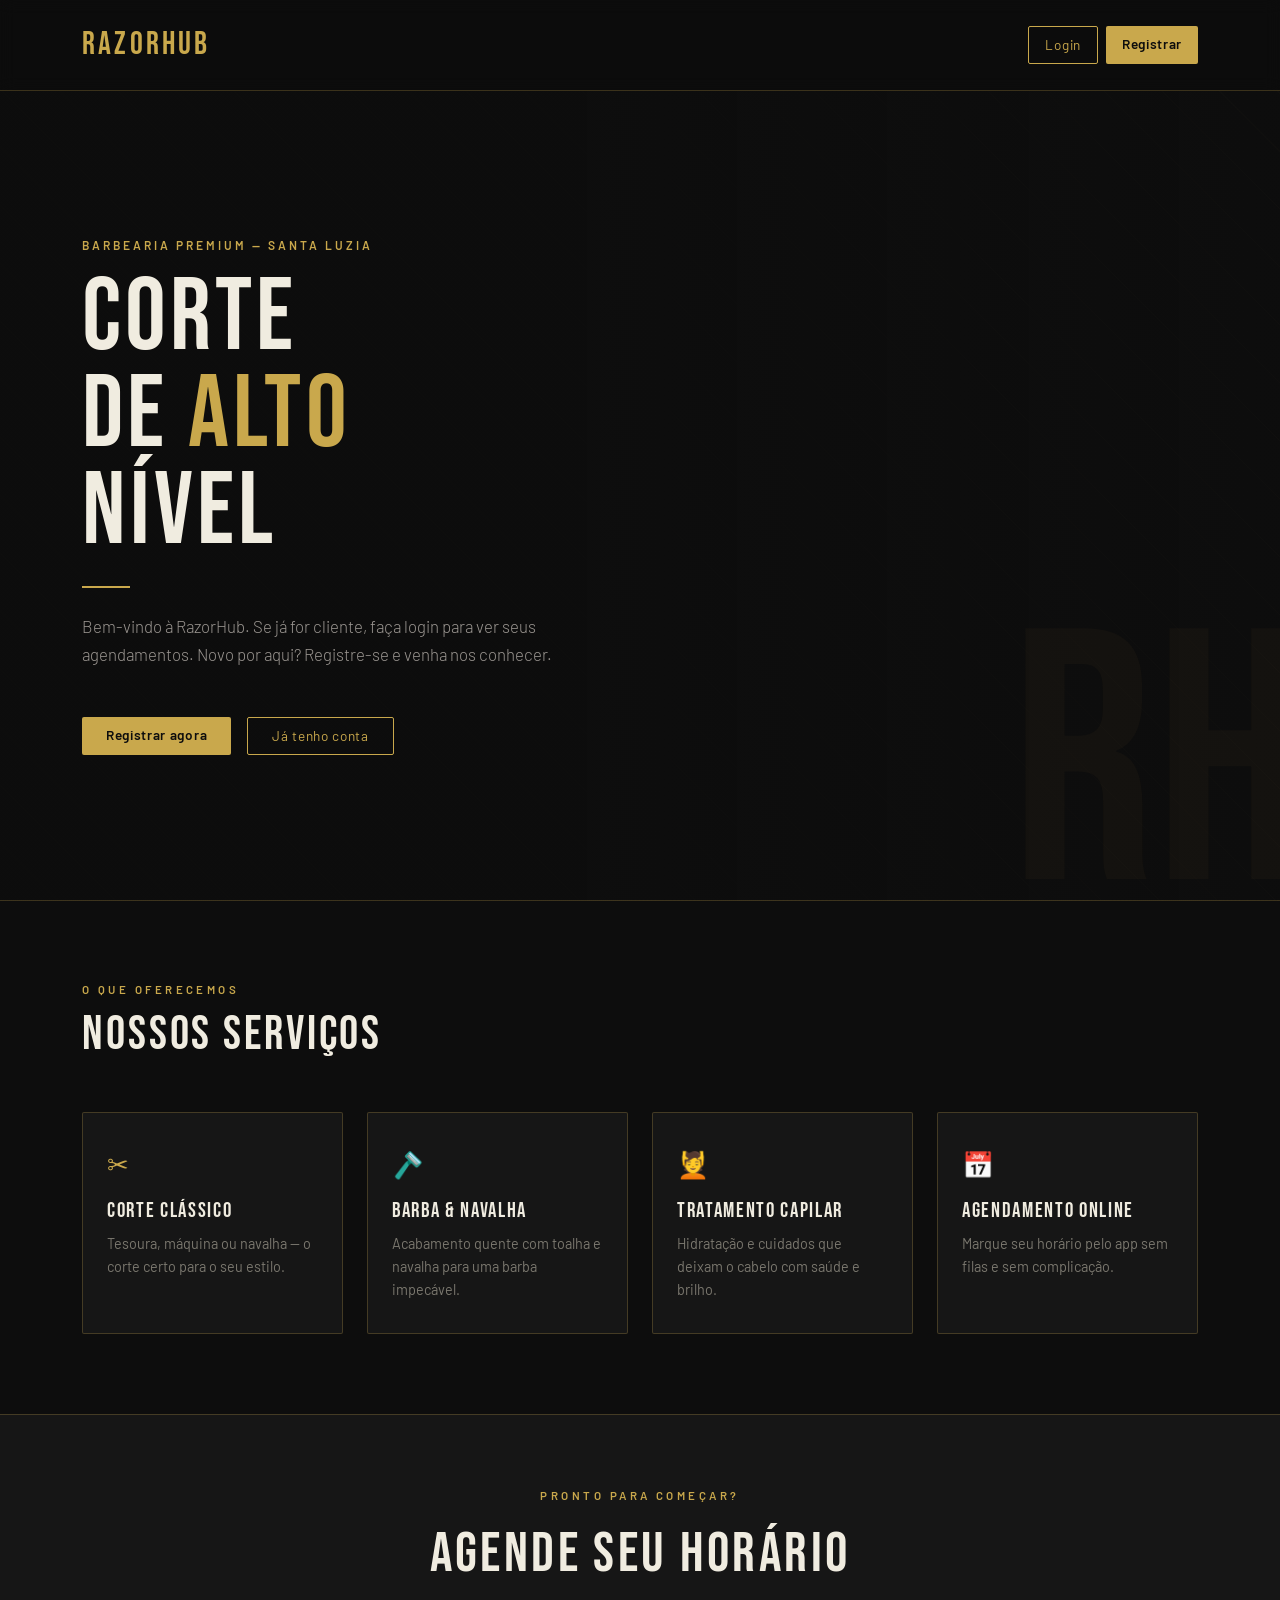
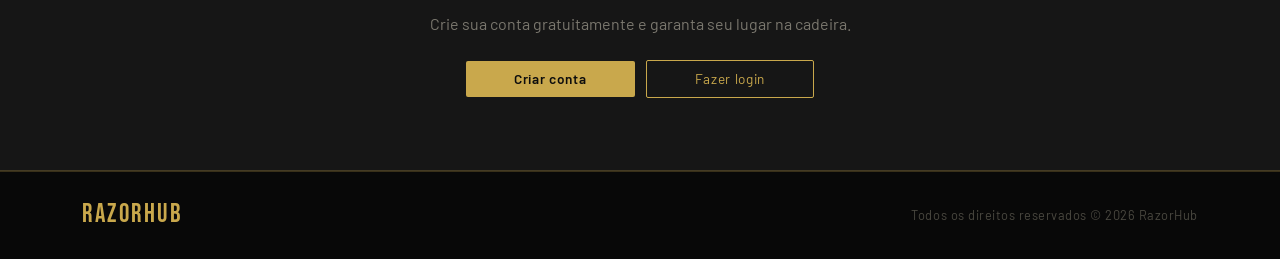
<file: frontend/index.html>
<!doctype html>
<html lang="pt-BR" data-bs-theme="dark">
  <head>
    <meta charset="UTF-8" />
    <meta name="viewport" content="width=device-width, initial-scale=1.0" />
    <title>RazorHub</title>

    <link
      href="https://fonts.googleapis.com/css2?family=Bebas+Neue&family=Barlow:wght@300;400;600&display=swap"
      rel="stylesheet"
    />
    <link
      href="https://cdn.jsdelivr.net/npm/bootstrap@5.3.8/dist/css/bootstrap.min.css"
      rel="stylesheet"
      integrity="sha384-sRIl4kxILFvY47J16cr9ZwB07vP4J8+LH7qKQnuqkuIAvNWLzeN8tE5YBujZqJLB"
      crossorigin="anonymous"
    />
    <link rel="stylesheet" href="css/style.css" />

    <link
      rel="icon"
      type="image/png"
      href="assets/images/favicon/favicon-96x96.png"
      sizes="96x96"
    />
    <link
      rel="icon"
      type="image/svg+xml"
      href="assets/images/favicon/favicon.svg"
    />
    <link rel="shortcut icon" href="assets/images/favicon/favicon.ico" />
    <link
      rel="apple-touch-icon"
      sizes="180x180"
      href="assets/images/favicon/apple-touch-icon.png"
    />
    <meta name="apple-mobile-web-app-title" content="RazorHub" />
    <link rel="manifest" href="assets/images/favicon/site.webmanifest" />
  </head>
  <body>
    <header>
      <nav class="navbar navbar-expand-lg">
        <div class="container">
          <a class="navbar-brand" href="#">RazorHub</a>
          <div class="d-flex gap-2">
            <a href="login.html" class="btn btn-ghost btn-sm px-3 py-2"
              >Login</a
            >
            <a href="register.html" class="btn btn-gold btn-sm px-3 py-2"
              >Registrar</a
            >
          </div>
        </div>
      </nav>
    </header>

    <main>
      <section class="hero">
        <div class="container">
          <div class="row">
            <div class="col-lg-7">
              <p class="hero-eyebrow mb-3">
                Barbearia Premium &mdash; Santa Luzia
              </p>
              <h1 class="hero-title mb-4">
                CORTE<br />
                DE <span>ALTO</span><br />
                NÍVEL
              </h1>
              <hr class="hero-divider mb-4" />
              <p class="hero-lead mb-5">
                Bem-vindo à RazorHub. Se já for cliente, faça login para ver
                seus agendamentos. Novo por aqui? Registre-se e venha nos
                conhecer.
              </p>
              <div class="d-flex flex-wrap gap-3">
                <a href="register.html" class="btn btn-gold px-4 py-2"
                  >Registrar agora</a
                >
                <a href="login.html" class="btn btn-ghost px-4 py-2"
                  >Já tenho conta</a
                >
              </div>
            </div>
          </div>
        </div>
      </section>

      <section class="py-6" style="padding: 5rem 0">
        <div class="container">
          <div class="mb-5">
            <p class="section-label mb-2">O que oferecemos</p>
            <h2 class="section-title mb-0">NOSSOS SERVIÇOS</h2>
          </div>
          <div class="row g-4">
            <div class="col-md-6 col-lg-3">
              <div class="service-card">
                <span class="service-icon">✂</span>
                <h5>Corte Clássico</h5>
                <p>
                  Tesoura, máquina ou navalha — o corte certo para o seu estilo.
                </p>
              </div>
            </div>
            <div class="col-md-6 col-lg-3">
              <div class="service-card">
                <span class="service-icon">🪒</span>
                <h5>Barba & Navalha</h5>
                <p>
                  Acabamento quente com toalha e navalha para uma barba
                  impecável.
                </p>
              </div>
            </div>
            <div class="col-md-6 col-lg-3">
              <div class="service-card">
                <span class="service-icon">💆</span>
                <h5>Tratamento Capilar</h5>
                <p>
                  Hidratação e cuidados que deixam o cabelo com saúde e brilho.
                </p>
              </div>
            </div>
            <div class="col-md-6 col-lg-3">
              <div class="service-card">
                <span class="service-icon">📅</span>
                <h5>Agendamento Online</h5>
                <p>Marque seu horário pelo app sem filas e sem complicação.</p>
              </div>
            </div>
          </div>
        </div>
      </section>

      <section class="cta-section py-5">
        <div class="container text-center py-4">
          <p class="section-label mb-3">Pronto para começar?</p>
          <h2 class="cta-title mb-4">AGENDE SEU HORÁRIO</h2>
          <p
            class="mb-4"
            style="color: #7a776e; max-width: 440px; margin: 0 auto 2rem"
          >
            Crie sua conta gratuitamente e garanta seu lugar na cadeira.
          </p>
          <a href="register.html" class="btn btn-gold px-5 py-2 me-2"
            >Criar conta</a
          >
          <a href="login.html" class="btn btn-ghost px-5 py-2">Fazer login</a>
        </div>
      </section>
    </main>

    <footer class="py-4">
      <div
        class="container d-flex flex-wrap justify-content-between align-items-center"
      >
        <span class="footer-brand">RazorHub</span>
        <p class="footer-copy mb-0">
          Todos os direitos reservados &copy; 2026 RazorHub
        </p>
      </div>
    </footer>

    <script
      src="https://cdn.jsdelivr.net/npm/bootstrap@5.3.8/dist/js/bootstrap.bundle.min.js"
      integrity="sha384-YUe2LzesAfRqEkBRFTkMoPNmQhkGIl+e+0gDsAk51nV+oHnTBBW8OxkIGIVDCk3"
      crossorigin="anonymous"
    ></script>
  </body>
</html>
</file>
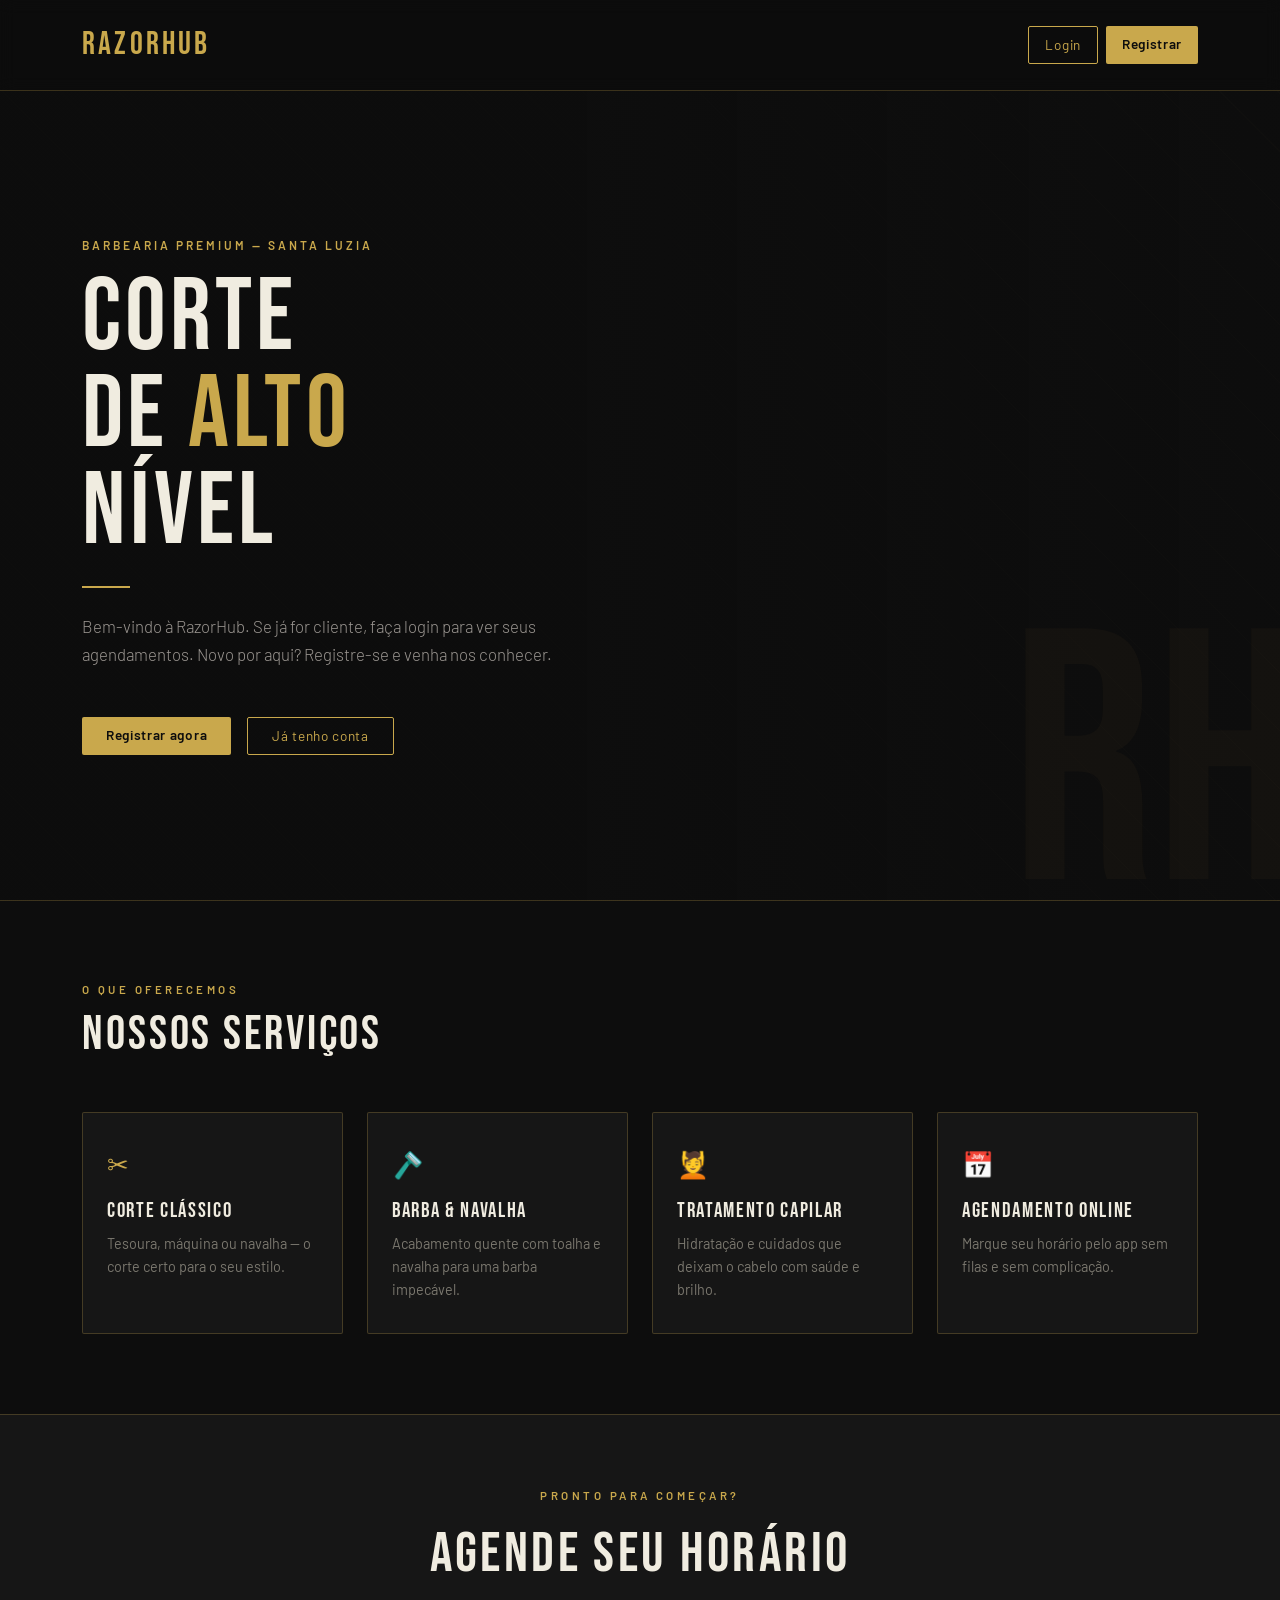
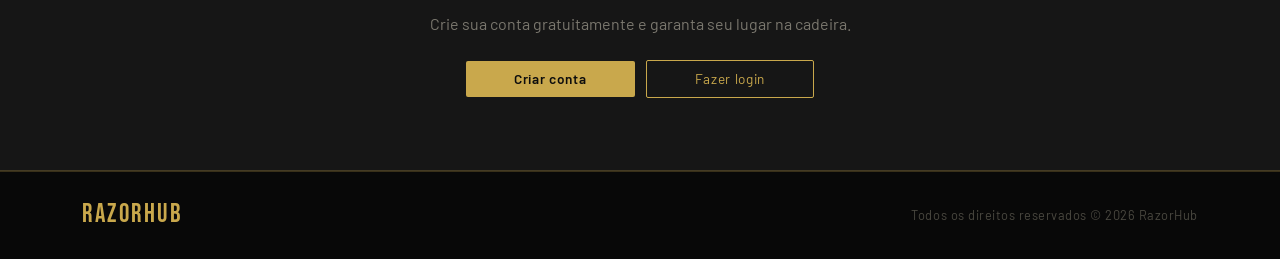
<file: html/index.html>
<!doctype html>
<html lang="pt-BR" data-bs-theme="dark">
  <head>
    <meta charset="UTF-8" />
    <meta name="viewport" content="width=device-width, initial-scale=1.0" />
    <title>RazorHub</title>

    <link
      href="https://fonts.googleapis.com/css2?family=Bebas+Neue&family=Barlow:wght@300;400;600&display=swap"
      rel="stylesheet"
    />
    <link
      href="https://cdn.jsdelivr.net/npm/bootstrap@5.3.8/dist/css/bootstrap.min.css"
      rel="stylesheet"
      integrity="sha384-sRIl4kxILFvY47J16cr9ZwB07vP4J8+LH7qKQnuqkuIAvNWLzeN8tE5YBujZqJLB"
      crossorigin="anonymous"
    />
    <link rel="stylesheet" href="../css/style.css" />

    <link
      rel="icon"
      type="image/png"
      href="assets/images/favicon/favicon-96x96.png"
      sizes="96x96"
    />
    <link
      rel="icon"
      type="image/svg+xml"
      href="assets/images/favicon/favicon.svg"
    />
    <link rel="shortcut icon" href="assets/images/favicon/favicon.ico" />
    <link
      rel="apple-touch-icon"
      sizes="180x180"
      href="assets/images/favicon/apple-touch-icon.png"
    />
    <meta name="apple-mobile-web-app-title" content="RazorHub" />
    <link rel="manifest" href="assets/images/favicon/site.webmanifest" />
  </head>
  <body>
    <header>
      <nav class="navbar navbar-expand-lg">
        <div class="container">
          <a class="navbar-brand" href="#">RazorHub</a>
          <div class="d-flex gap-2">
            <a href="login.html" class="btn btn-ghost btn-sm px-3 py-2"
              >Login</a
            >
            <a href="register.html" class="btn btn-gold btn-sm px-3 py-2"
              >Registrar</a
            >
          </div>
        </div>
      </nav>
    </header>

    <main>
      <section class="hero">
        <div class="container">
          <div class="row">
            <div class="col-lg-7">
              <p class="hero-eyebrow mb-3">
                Barbearia Premium &mdash; Santa Luzia
              </p>
              <h1 class="hero-title mb-4">
                CORTE<br />
                DE <span>ALTO</span><br />
                NÍVEL
              </h1>
              <hr class="hero-divider mb-4" />
              <p class="hero-lead mb-5">
                Bem-vindo à RazorHub. Se já for cliente, faça login para ver
                seus agendamentos. Novo por aqui? Registre-se e venha nos
                conhecer.
              </p>
              <div class="d-flex flex-wrap gap-3">
                <a href="register.html" class="btn btn-gold px-4 py-2"
                  >Registrar agora</a
                >
                <a href="login.html" class="btn btn-ghost px-4 py-2"
                  >Já tenho conta</a
                >
              </div>
            </div>
          </div>
        </div>
      </section>

      <section class="py-6" style="padding: 5rem 0">
        <div class="container">
          <div class="mb-5">
            <p class="section-label mb-2">O que oferecemos</p>
            <h2 class="section-title mb-0">NOSSOS SERVIÇOS</h2>
          </div>
          <div class="row g-4">
            <div class="col-md-6 col-lg-3">
              <div class="service-card">
                <span class="service-icon">✂</span>
                <h5>Corte Clássico</h5>
                <p>
                  Tesoura, máquina ou navalha — o corte certo para o seu estilo.
                </p>
              </div>
            </div>
            <div class="col-md-6 col-lg-3">
              <div class="service-card">
                <span class="service-icon">🪒</span>
                <h5>Barba & Navalha</h5>
                <p>
                  Acabamento quente com toalha e navalha para uma barba
                  impecável.
                </p>
              </div>
            </div>
            <div class="col-md-6 col-lg-3">
              <div class="service-card">
                <span class="service-icon">💆</span>
                <h5>Tratamento Capilar</h5>
                <p>
                  Hidratação e cuidados que deixam o cabelo com saúde e brilho.
                </p>
              </div>
            </div>
            <div class="col-md-6 col-lg-3">
              <div class="service-card">
                <span class="service-icon">📅</span>
                <h5>Agendamento Online</h5>
                <p>Marque seu horário pelo app sem filas e sem complicação.</p>
              </div>
            </div>
          </div>
        </div>
      </section>

      <section class="cta-section py-5">
        <div class="container text-center py-4">
          <p class="section-label mb-3">Pronto para começar?</p>
          <h2 class="cta-title mb-4">AGENDE SEU HORÁRIO</h2>
          <p
            class="mb-4"
            style="color: #7a776e; max-width: 440px; margin: 0 auto 2rem"
          >
            Crie sua conta gratuitamente e garanta seu lugar na cadeira.
          </p>
          <a href="register.html" class="btn btn-gold px-5 py-2 me-2"
            >Criar conta</a
          >
          <a href="login.html" class="btn btn-ghost px-5 py-2">Fazer login</a>
        </div>
      </section>
    </main>

    <footer class="py-4">
      <div
        class="container d-flex flex-wrap justify-content-between align-items-center"
      >
        <span class="footer-brand">RazorHub</span>
        <p class="footer-copy mb-0">
          Todos os direitos reservados &copy; 2026 RazorHub
        </p>
      </div>
    </footer>

    <script
      src="https://cdn.jsdelivr.net/npm/bootstrap@5.3.8/dist/js/bootstrap.bundle.min.js"
      integrity="sha384-YUe2LzesAfRqEkBRFTkMoPNmQhkGIl+e+0gDsAk51nV+oHnTBBW8OxkIGIVDCk3"
      crossorigin="anonymous"
    ></script>
  </body>
</html>
</file>
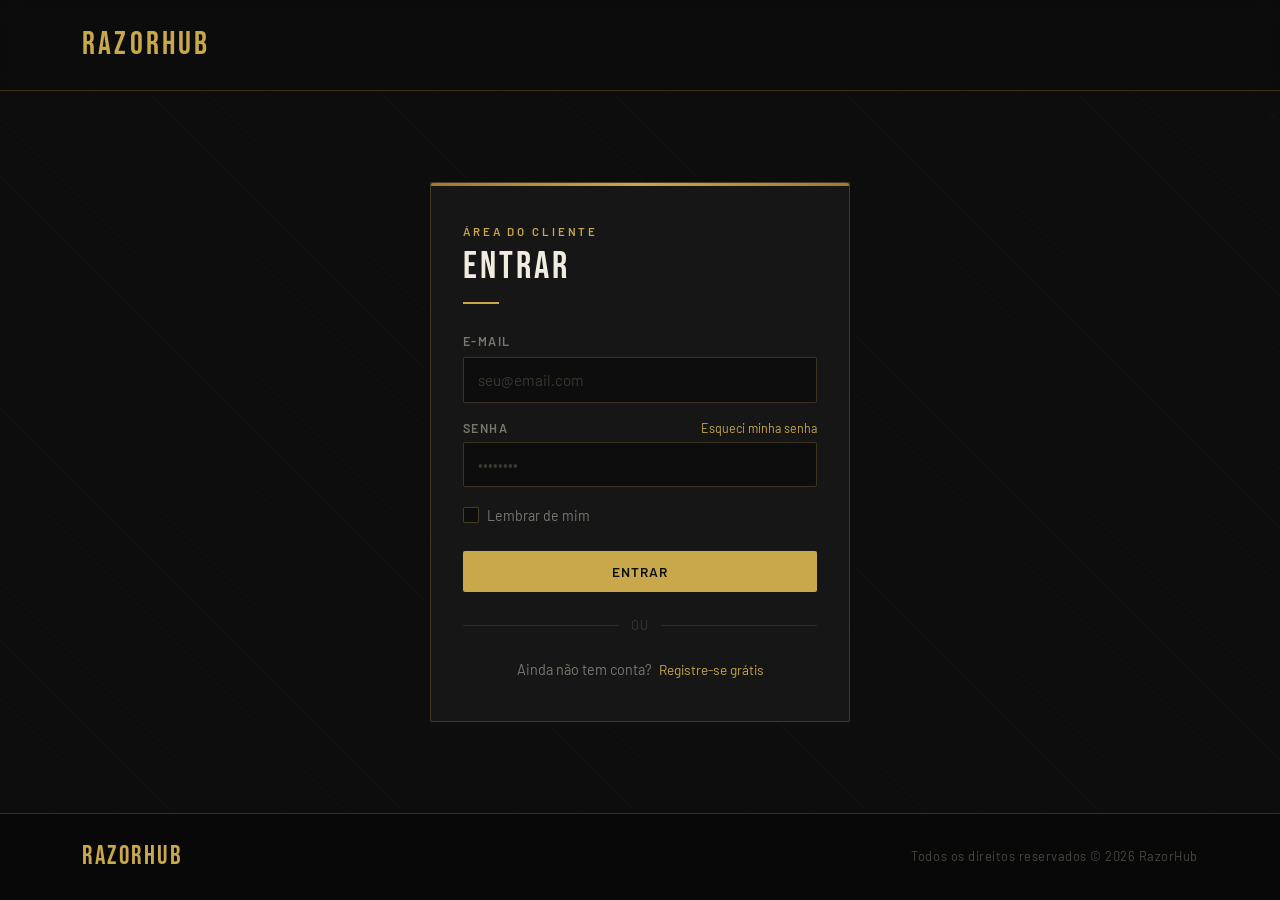
<file: frontend/login.html>
<!doctype html>
<html lang="pt-BR" data-bs-theme="dark">
  <head>
    <meta charset="UTF-8" />
    <meta name="viewport" content="width=device-width, initial-scale=1.0" />
    <title>RazorHub - Login</title>
    <link
      href="https://fonts.googleapis.com/css2?family=Bebas+Neue&family=Barlow:wght@300;400;600&display=swap"
      rel="stylesheet"
    />
    <link
      href="https://cdn.jsdelivr.net/npm/bootstrap@5.3.8/dist/css/bootstrap.min.css"
      rel="stylesheet"
      integrity="sha384-sRIl4kxILFvY47J16cr9ZwB07vP4J8+LH7qKQnuqkuIAvNWLzeN8tE5YBujZqJLB"
      crossorigin="anonymous"
    />
    <link href="css/style.css" rel="stylesheet" />

    <link
      rel="icon"
      type="image/png"
      href="assets/images/favicon/favicon-96x96.png"
      sizes="96x96"
    />
    <link
      rel="icon"
      type="image/svg+xml"
      href="assets/images/favicon/favicon.svg"
    />
    <link rel="shortcut icon" href="assets/images/favicon/favicon.ico" />
    <link
      rel="apple-touch-icon"
      sizes="180x180"
      href="assets/images/favicon/apple-touch-icon.png"
    />
    <meta name="apple-mobile-web-app-title" content="RazorHub" />
    <link rel="manifest" href="assets/images/favicon/site.webmanifest" />
  </head>

  <body class="page-login">
    <header>
      <nav class="navbar navbar-expand-lg">
        <div class="container">
          <a class="navbar-brand" href="index.html">RazorHub</a>
        </div>
      </nav>
    </header>

    <!-- ── MAIN ── -->
    <main>
      <div class="login-card">
        <!-- cabeçalho do card -->
        <p class="login-eyebrow mb-2">Área do cliente</p>
        <h1 class="login-title mb-3">ENTRAR</h1>
        <hr class="login-divider mb-4" />

        <!-- formulário -->
        <form action="#" method="POST" novalidate>
          <div class="mb-3">
            <label for="email" class="form-label">E-mail</label>
            <input
              type="email"
              id="email"
              name="email"
              class="form-control"
              placeholder="seu@email.com"
              autocomplete="email"
              required
            />
          </div>

          <div class="mb-3">
            <div class="d-flex justify-content-between align-items-center mb-1">
              <label for="senha" class="form-label mb-0">Senha</label>
              <a
                href="esqueci-senha.html"
                class="rh-link"
                style="font-size: 0.78rem"
              >
                Esqueci minha senha
              </a>
            </div>
            <input
              type="password"
              id="senha"
              name="senha"
              class="form-control"
              placeholder="••••••••"
              autocomplete="current-password"
              required
            />
          </div>

          <div class="form-check mb-4">
            <input
              class="form-check-input"
              type="checkbox"
              id="lembrar"
              name="lembrar"
            />
            <label class="form-check-label" for="lembrar">Lembrar de mim</label>
          </div>

          <button type="submit" class="btn btn-gold">Entrar</button>
        </form>

        <!-- separador -->
        <div class="divider-text">ou</div>

        <!-- link para cadastro -->
        <p class="text-center mb-0" style="font-size: 0.9rem; color: #7a776e">
          Ainda não tem conta?
          <a href="registrar.html" class="rh-link ms-1">Registre-se grátis</a>
        </p>
      </div>
    </main>

    <!-- ── FOOTER ── -->
    <footer class="py-4">
      <div
        class="container d-flex flex-wrap justify-content-between align-items-center"
      >
        <span class="footer-brand">RazorHub</span>
        <p class="footer-copy mb-0">
          Todos os direitos reservados &copy; 2026 RazorHub
        </p>
      </div>
    </footer>

    <script
      src="https://cdn.jsdelivr.net/npm/bootstrap@5.3.8/dist/js/bootstrap.bundle.min.js"
      integrity="sha384-YUe2LzesAfRqEkBRFTkMoPNmQhkGIl+e+0gDsAk51nV+oHnTBBW8OxkIGIVDCk3"
      crossorigin="anonymous"
    ></script>
  </body>
</html>
</file>
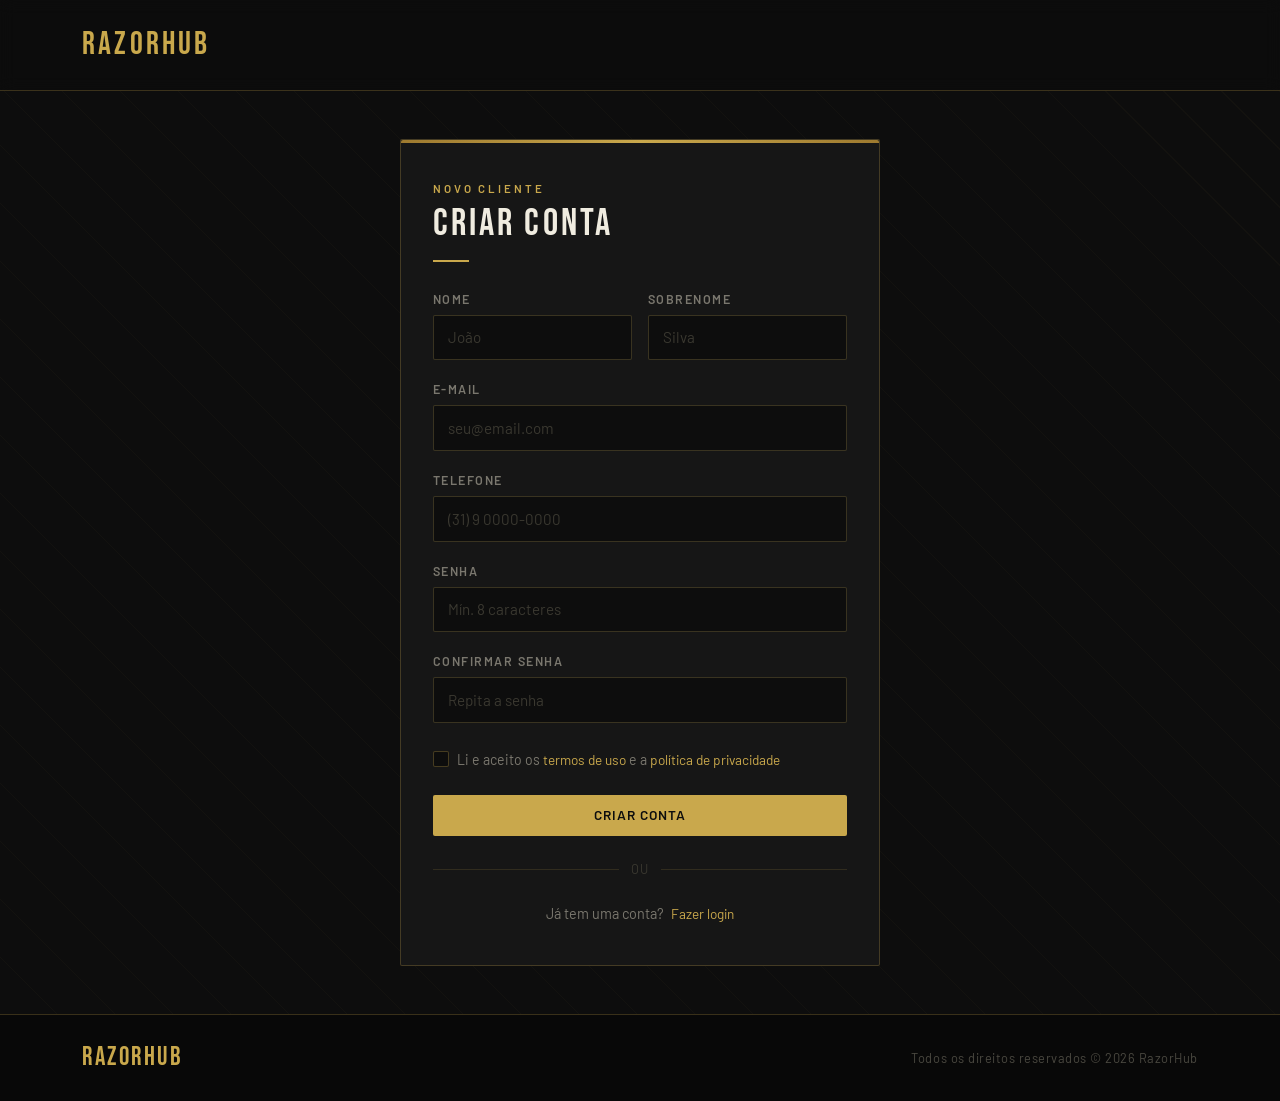
<file: frontend/register.html>
<!doctype html>
<html lang="pt-BR" data-bs-theme="dark">
  <head>
    <meta charset="UTF-8" />
    <meta name="viewport" content="width=device-width, initial-scale=1.0" />
    <title>RazorHub - Criar Conta</title>
    <link
      href="https://fonts.googleapis.com/css2?family=Bebas+Neue&family=Barlow:wght@300;400;600&display=swap"
      rel="stylesheet"
    />
    <link
      href="https://cdn.jsdelivr.net/npm/bootstrap@5.3.8/dist/css/bootstrap.min.css"
      rel="stylesheet"
      integrity="sha384-sRIl4kxILFvY47J16cr9ZwB07vP4J8+LH7qKQnuqkuIAvNWLzeN8tE5YBujZqJLB"
      crossorigin="anonymous"
    />
    <link href="css/style.css" rel="stylesheet" />

    <link
      rel="icon"
      type="image/png"
      href="assets/images/favicon/favicon-96x96.png"
      sizes="96x96"
    />
    <link
      rel="icon"
      type="image/svg+xml"
      href="assets/images/favicon/favicon.svg"
    />
    <link rel="shortcut icon" href="assets/images/favicon/favicon.ico" />
    <link
      rel="apple-touch-icon"
      sizes="180x180"
      href="assets/images/favicon/apple-touch-icon.png"
    />
    <meta name="apple-mobile-web-app-title" content="RazorHub" />
    <link rel="manifest" href="assets/images/favicon/site.webmanifest" />
  </head>

  <body class="page-register">
    <header>
      <nav class="navbar navbar-expand-lg">
        <div class="container">
          <a class="navbar-brand" href="index.html">RazorHub</a>
        </div>
      </nav>
    </header>

    <main>
      <div class="register-card">
        <!-- cabeçalho do card -->
        <p class="register-eyebrow mb-2">Novo cliente</p>
        <h1 class="register-title mb-3">CRIAR CONTA</h1>
        <hr class="register-divider mb-4" />

        <!-- formulário -->
        <form action="#" method="POST" novalidate>
          <!-- nome + sobrenome -->
          <div class="row g-3 mb-3">
            <div class="col-6">
              <label for="nome" class="form-label">Nome</label>
              <input
                type="text"
                id="nome"
                name="nome"
                class="form-control"
                placeholder="João"
                autocomplete="given-name"
                required
              />
            </div>
            <div class="col-6">
              <label for="sobrenome" class="form-label">Sobrenome</label>
              <input
                type="text"
                id="sobrenome"
                name="sobrenome"
                class="form-control"
                placeholder="Silva"
                autocomplete="family-name"
                required
              />
            </div>
          </div>

          <div class="mb-3">
            <label for="email" class="form-label">E-mail</label>
            <input
              type="email"
              id="email"
              name="email"
              class="form-control"
              placeholder="seu@email.com"
              autocomplete="email"
              required
            />
          </div>

          <div class="mb-3">
            <label for="telefone" class="form-label">Telefone</label>
            <input
              type="tel"
              id="telefone"
              name="telefone"
              class="form-control"
              placeholder="(31) 9 0000-0000"
              autocomplete="tel"
              required
            />
          </div>

          <div class="mb-3">
            <label for="senha" class="form-label">Senha</label>
            <input
              type="password"
              id="senha"
              name="senha"
              class="form-control"
              placeholder="Mín. 8 caracteres"
              autocomplete="new-password"
              required
            />
          </div>

          <div class="mb-4">
            <label for="confirmar-senha" class="form-label"
              >Confirmar senha</label
            >
            <input
              type="password"
              id="confirmar-senha"
              name="confirmar_senha"
              class="form-control"
              placeholder="Repita a senha"
              autocomplete="new-password"
              required
            />
          </div>

          <div class="form-check mb-4">
            <input
              class="form-check-input"
              type="checkbox"
              id="termos"
              name="termos"
              required
            />
            <label class="form-check-label" for="termos">
              Li e aceito os
              <a href="termos.html" class="rh-link">termos de uso</a>
              e a
              <a href="privacidade.html" class="rh-link"
                >política de privacidade</a
              >
            </label>
          </div>

          <button type="submit" class="btn btn-gold">Criar conta</button>
        </form>

        <!-- separador -->
        <div class="divider-text">ou</div>

        <!-- link para login -->
        <p class="text-center mb-0" style="font-size: 0.9rem; color: #7a776e">
          Já tem uma conta?
          <a href="login.html" class="rh-link ms-1">Fazer login</a>
        </p>
      </div>
    </main>

    <footer class="py-4">
      <div
        class="container d-flex flex-wrap justify-content-between align-items-center"
      >
        <span class="footer-brand">RazorHub</span>
        <p class="footer-copy mb-0">
          Todos os direitos reservados &copy; 2026 RazorHub
        </p>
      </div>
    </footer>

    <script
      src="https://cdn.jsdelivr.net/npm/bootstrap@5.3.8/dist/js/bootstrap.bundle.min.js"
      integrity="sha384-YUe2LzesAfRqEkBRFTkMoPNmQhkGIl+e+0gDsAk51nV+oHnTBBW8OxkIGIVDCk3"
      crossorigin="anonymous"
    ></script>
  </body>
</html>
</file>
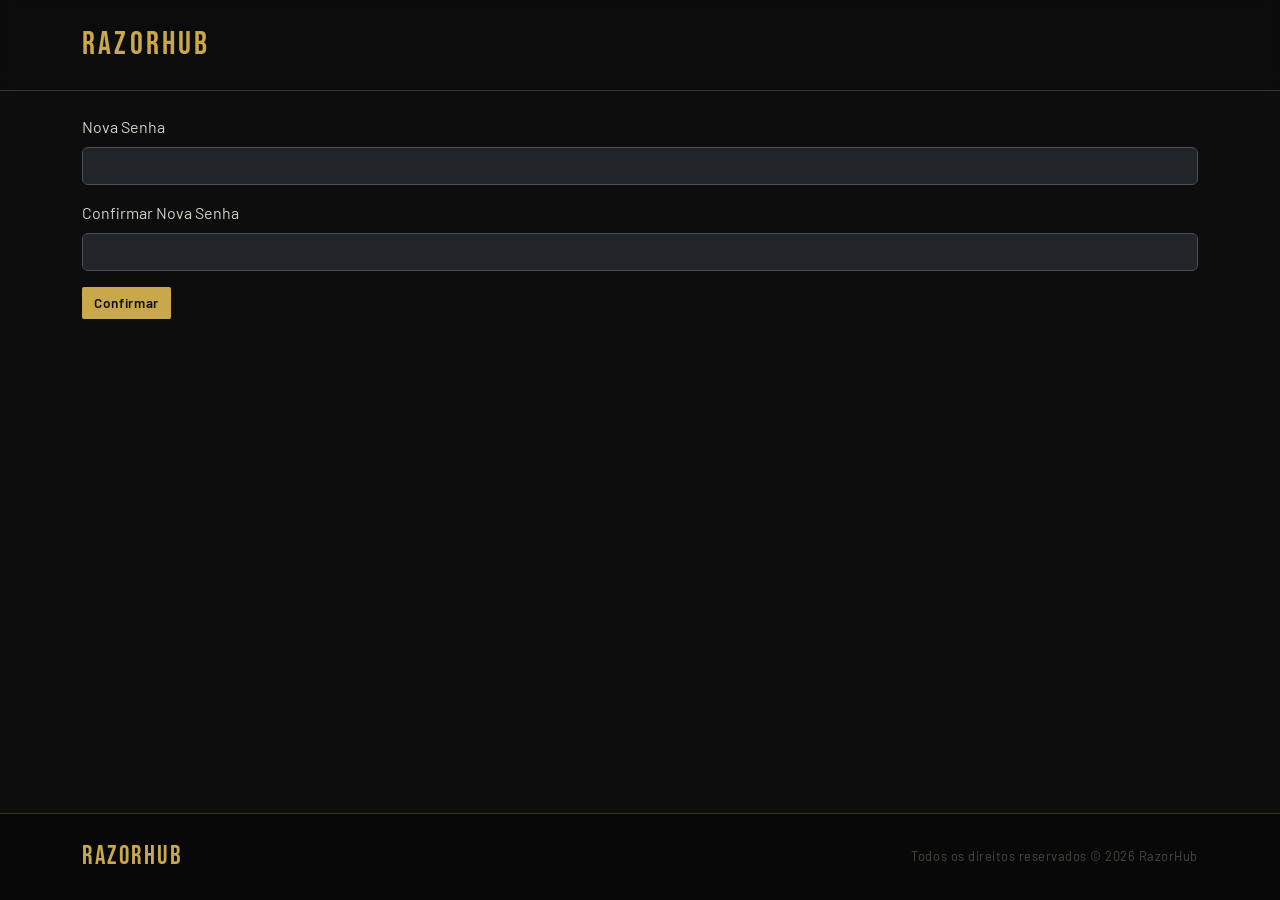
<file: html/esqueci-senha.html>
<!doctype html>
<html lang="pt-BR" data-bs-theme="dark">

<head>
    <meta charset="UTF-8" />
    <meta name="viewport" content="width=device-width, initial-scale=1.0" />
    <title>RazorHub</title>

    <link href="https://fonts.googleapis.com/css2?family=Bebas+Neue&family=Barlow:wght@300;400;600&display=swap"
        rel="stylesheet" />
    <link href="https://cdn.jsdelivr.net/npm/bootstrap@5.3.8/dist/css/bootstrap.min.css" rel="stylesheet"
        integrity="sha384-sRIl4kxILFvY47J16cr9ZwB07vP4J8+LH7qKQnuqkuIAvNWLzeN8tE5YBujZqJLB" crossorigin="anonymous" />
    <link rel="stylesheet" href="../css/style.css" />

    <link rel="icon" type="image/png" href="assets/images/favicon/favicon-96x96.png" sizes="96x96" />
    <link rel="icon" type="image/svg+xml" href="assets/images/favicon/favicon.svg" />
    <link rel="shortcut icon" href="assets/images/favicon/favicon.ico" />
    <link rel="apple-touch-icon" sizes="180x180" href="assets/images/favicon/apple-touch-icon.png" />
    <meta name="apple-mobile-web-app-title" content="RazorHub" />
    <link rel="manifest" href="assets/images/favicon/site.webmanifest" />
</head>

<body>
    <header>
        <nav class="navbar navbar-expand-lg">
            <div class="container">
                <a class="navbar-brand" href="#">RazorHub</a>
            </div>
        </nav>
    </header>

    <main style="margin-bottom: auto;">
        <form class="container mt-4">
            <!-- ================================ Dados públicos -->
            <div class="mb-3">
                <label for="novaSenha" class="form-label">Nova Senha</label>
                <input type="password" class="form-control" id="novaSenha" name="novaSenha">
            </div>
            <div class="mb-3">
                <label for="confirmarNovaSenha" class="form-label">Confirmar Nova Senha</label>
                <input type="password" class="form-control" id="confirmarNovaSenha" name="confirmarNovaSenha">
            </div>
            <button type="submit" class="btn btn-gold">Confirmar</button>
        </form>
    </main>

    <footer class="py-4">
        <div class="container d-flex flex-wrap justify-content-between align-items-center">
            <span class="footer-brand">RazorHub</span>
            <p class="footer-copy mb-0">
                Todos os direitos reservados &copy; 2026 RazorHub
            </p>
        </div>
    </footer>

    <script src="https://cdn.jsdelivr.net/npm/bootstrap@5.3.8/dist/js/bootstrap.bundle.min.js"
        integrity="sha384-YUe2LzesAfRqEkBRFTkMoPNmQhkGIl+e+0gDsAk51nV+oHnTBBW8OxkIGIVDCk3"
        crossorigin="anonymous">
    </script>
    <script src="../js/profile.js"></script>
</body>

</html>
</file>
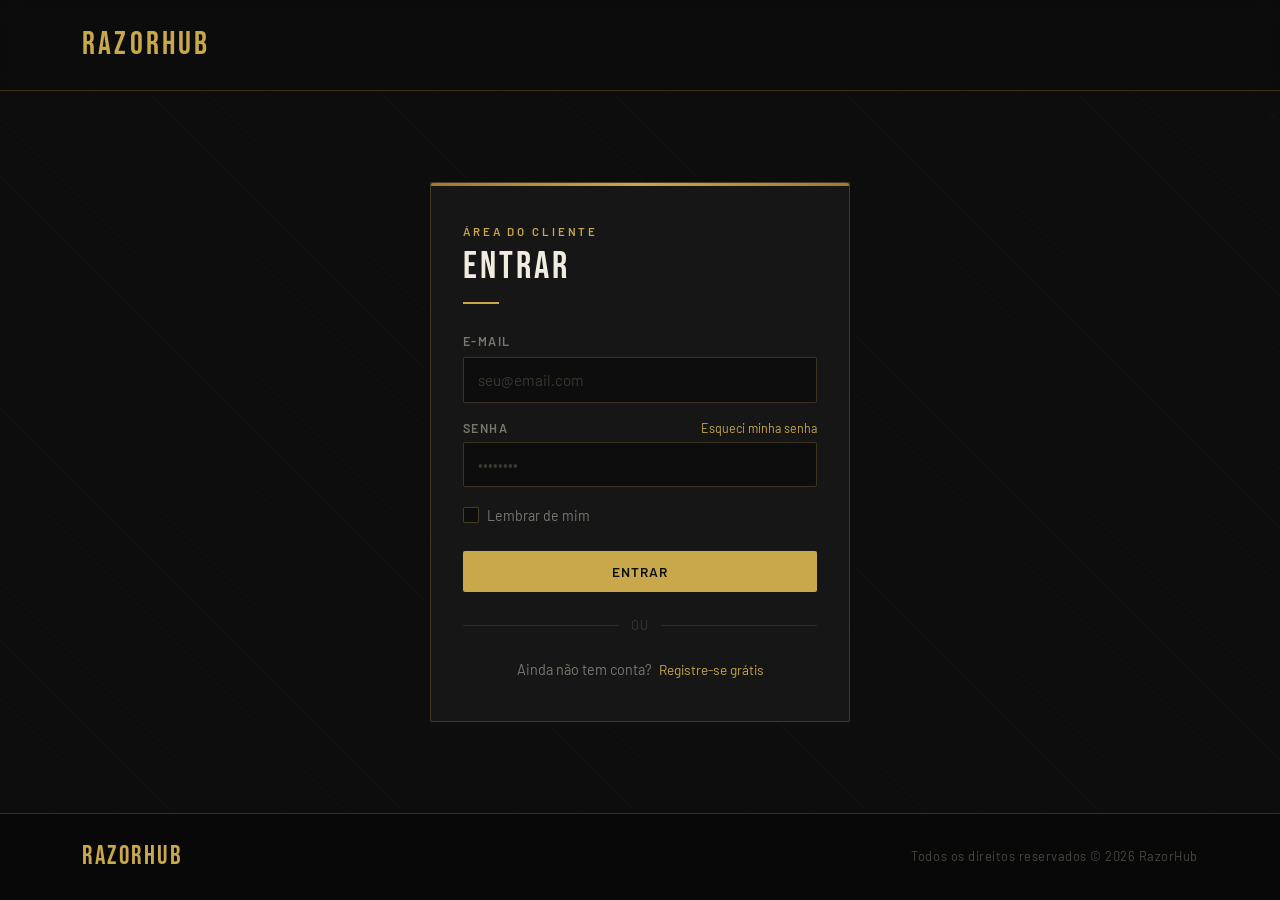
<file: html/login.html>
<!doctype html>
<html lang="pt-BR" data-bs-theme="dark">
  <head>
    <meta charset="UTF-8" />
    <meta name="viewport" content="width=device-width, initial-scale=1.0" />
    <title>RazorHub - Login</title>
    <link
      href="https://fonts.googleapis.com/css2?family=Bebas+Neue&family=Barlow:wght@300;400;600&display=swap"
      rel="stylesheet"
    />
    <link
      href="https://cdn.jsdelivr.net/npm/bootstrap@5.3.8/dist/css/bootstrap.min.css"
      rel="stylesheet"
      integrity="sha384-sRIl4kxILFvY47J16cr9ZwB07vP4J8+LH7qKQnuqkuIAvNWLzeN8tE5YBujZqJLB"
      crossorigin="anonymous"
    />
    <link href="../css/style.css" rel="stylesheet" />

    <link
      rel="icon"
      type="image/png"
      href="assets/images/favicon/favicon-96x96.png"
      sizes="96x96"
    />
    <link
      rel="icon"
      type="image/svg+xml"
      href="assets/images/favicon/favicon.svg"
    />
    <link rel="shortcut icon" href="assets/images/favicon/favicon.ico" />
    <link
      rel="apple-touch-icon"
      sizes="180x180"
      href="assets/images/favicon/apple-touch-icon.png"
    />
    <meta name="apple-mobile-web-app-title" content="RazorHub" />
    <link rel="manifest" href="assets/images/favicon/site.webmanifest" />
  </head>

  <body class="page-login">
    <header>
      <nav class="navbar navbar-expand-lg">
        <div class="container">
          <a class="navbar-brand" href="index.html">RazorHub</a>
        </div>
      </nav>
    </header>

    <!-- ── MAIN ── -->
    <main>
      <div class="login-card">
        <!-- cabeçalho do card -->
        <p class="login-eyebrow mb-2">Área do cliente</p>
        <h1 class="login-title mb-3">ENTRAR</h1>
        <hr class="login-divider mb-4" />

        <!-- formulário -->
        <form action="#" method="POST" novalidate>
          <div class="mb-3">
            <label for="email" class="form-label">E-mail</label>
            <input
              type="email"
              id="email"
              name="email"
              class="form-control"
              placeholder="seu@email.com"
              autocomplete="email"
              required
            />
          </div>

          <div class="mb-3">
            <div class="d-flex justify-content-between align-items-center mb-1">
              <label for="senha" class="form-label mb-0">Senha</label>
              <a
                href="esqueci-senha.html"
                class="rh-link"
                style="font-size: 0.78rem"
              >
                Esqueci minha senha
              </a>
            </div>
            <input
              type="password"
              id="senha"
              name="senha"
              class="form-control"
              placeholder="••••••••"
              autocomplete="current-password"
              required
            />
          </div>

          <div class="form-check mb-4">
            <input
              class="form-check-input"
              type="checkbox"
              id="lembrar"
              name="lembrar"
            />
            <label class="form-check-label" for="lembrar">Lembrar de mim</label>
          </div>

          <button type="submit" class="btn btn-gold">Entrar</button>
        </form>

        <!-- separador -->
        <div class="divider-text">ou</div>

        <!-- link para cadastro -->
        <p class="text-center mb-0" style="font-size: 0.9rem; color: #7a776e">
          Ainda não tem conta?
          <a href="registrar.html" class="rh-link ms-1">Registre-se grátis</a>
        </p>
      </div>
    </main>

    <!-- ── FOOTER ── -->
    <footer class="py-4">
      <div
        class="container d-flex flex-wrap justify-content-between align-items-center"
      >
        <span class="footer-brand">RazorHub</span>
        <p class="footer-copy mb-0">
          Todos os direitos reservados &copy; 2026 RazorHub
        </p>
      </div>
    </footer>

    <script
      src="https://cdn.jsdelivr.net/npm/bootstrap@5.3.8/dist/js/bootstrap.bundle.min.js"
      integrity="sha384-YUe2LzesAfRqEkBRFTkMoPNmQhkGIl+e+0gDsAk51nV+oHnTBBW8OxkIGIVDCk3"
      crossorigin="anonymous"
    ></script>
  </body>
</html>
</file>
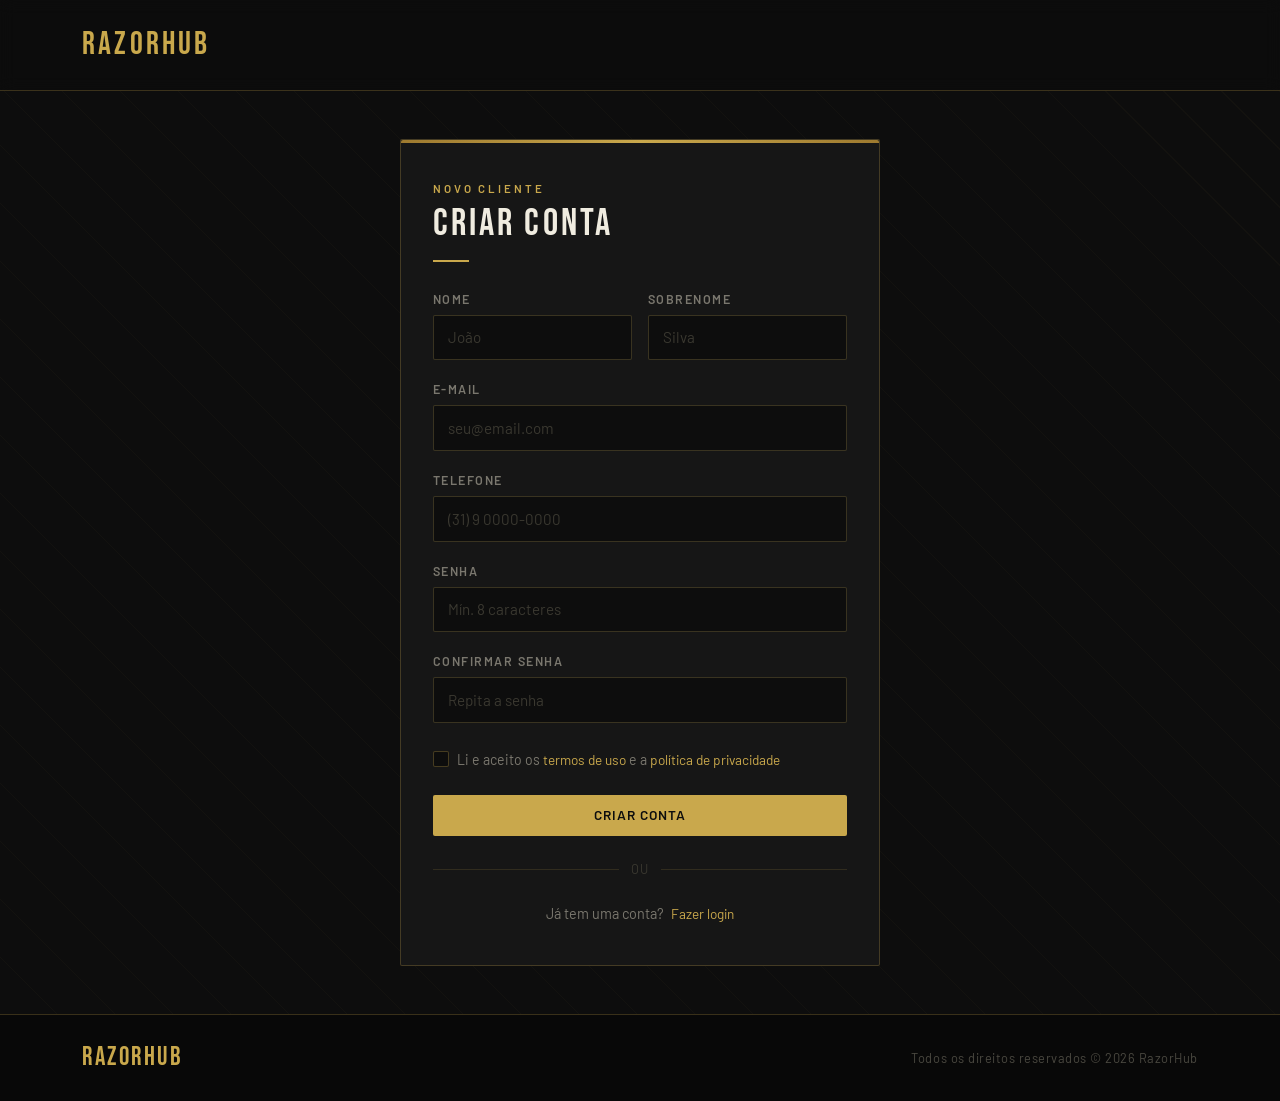
<file: html/register.html>
<!doctype html>
<html lang="pt-BR" data-bs-theme="dark">
  <head>
    <meta charset="UTF-8" />
    <meta name="viewport" content="width=device-width, initial-scale=1.0" />
    <title>RazorHub - Criar Conta</title>
    <link
      href="https://fonts.googleapis.com/css2?family=Bebas+Neue&family=Barlow:wght@300;400;600&display=swap"
      rel="stylesheet"
    />
    <link
      href="https://cdn.jsdelivr.net/npm/bootstrap@5.3.8/dist/css/bootstrap.min.css"
      rel="stylesheet"
      integrity="sha384-sRIl4kxILFvY47J16cr9ZwB07vP4J8+LH7qKQnuqkuIAvNWLzeN8tE5YBujZqJLB"
      crossorigin="anonymous"
    />
    <link href="../css/style.css" rel="stylesheet" />

    <link
      rel="icon"
      type="image/png"
      href="assets/images/favicon/favicon-96x96.png"
      sizes="96x96"
    />
    <link
      rel="icon"
      type="image/svg+xml"
      href="assets/images/favicon/favicon.svg"
    />
    <link rel="shortcut icon" href="assets/images/favicon/favicon.ico" />
    <link
      rel="apple-touch-icon"
      sizes="180x180"
      href="assets/images/favicon/apple-touch-icon.png"
    />
    <meta name="apple-mobile-web-app-title" content="RazorHub" />
    <link rel="manifest" href="assets/images/favicon/site.webmanifest" />
  </head>

  <body class="page-register">
    <header>
      <nav class="navbar navbar-expand-lg">
        <div class="container">
          <a class="navbar-brand" href="index.html">RazorHub</a>
        </div>
      </nav>
    </header>

    <main>
      <div class="register-card">
        <!-- cabeçalho do card -->
        <p class="register-eyebrow mb-2">Novo cliente</p>
        <h1 class="register-title mb-3">CRIAR CONTA</h1>
        <hr class="register-divider mb-4" />

        <!-- formulário -->
        <form action="#" method="POST" novalidate>
          <!-- nome + sobrenome -->
          <div class="row g-3 mb-3">
            <div class="col-6">
              <label for="nome" class="form-label">Nome</label>
              <input
                type="text"
                id="nome"
                name="nome"
                class="form-control"
                placeholder="João"
                autocomplete="given-name"
                required
              />
            </div>
            <div class="col-6">
              <label for="sobrenome" class="form-label">Sobrenome</label>
              <input
                type="text"
                id="sobrenome"
                name="sobrenome"
                class="form-control"
                placeholder="Silva"
                autocomplete="family-name"
                required
              />
            </div>
          </div>

          <div class="mb-3">
            <label for="email" class="form-label">E-mail</label>
            <input
              type="email"
              id="email"
              name="email"
              class="form-control"
              placeholder="seu@email.com"
              autocomplete="email"
              required
            />
          </div>

          <div class="mb-3">
            <label for="telefone" class="form-label">Telefone</label>
            <input
              type="tel"
              id="telefone"
              name="telefone"
              class="form-control"
              placeholder="(31) 9 0000-0000"
              autocomplete="tel"
              required
            />
          </div>

          <div class="mb-3">
            <label for="senha" class="form-label">Senha</label>
            <input
              type="password"
              id="senha"
              name="senha"
              class="form-control"
              placeholder="Mín. 8 caracteres"
              autocomplete="new-password"
              required
            />
          </div>

          <div class="mb-4">
            <label for="confirmar-senha" class="form-label"
              >Confirmar senha</label
            >
            <input
              type="password"
              id="confirmar-senha"
              name="confirmar_senha"
              class="form-control"
              placeholder="Repita a senha"
              autocomplete="new-password"
              required
            />
          </div>

          <div class="form-check mb-4">
            <input
              class="form-check-input"
              type="checkbox"
              id="termos"
              name="termos"
              required
            />
            <label class="form-check-label" for="termos">
              Li e aceito os
              <a href="termos.html" class="rh-link">termos de uso</a>
              e a
              <a href="privacidade.html" class="rh-link"
                >política de privacidade</a
              >
            </label>
          </div>

          <button type="submit" class="btn btn-gold">Criar conta</button>
        </form>

        <!-- separador -->
        <div class="divider-text">ou</div>

        <!-- link para login -->
        <p class="text-center mb-0" style="font-size: 0.9rem; color: #7a776e">
          Já tem uma conta?
          <a href="login.html" class="rh-link ms-1">Fazer login</a>
        </p>
      </div>
    </main>

    <footer class="py-4">
      <div
        class="container d-flex flex-wrap justify-content-between align-items-center"
      >
        <span class="footer-brand">RazorHub</span>
        <p class="footer-copy mb-0">
          Todos os direitos reservados &copy; 2026 RazorHub
        </p>
      </div>
    </footer>

    <script
      src="https://cdn.jsdelivr.net/npm/bootstrap@5.3.8/dist/js/bootstrap.bundle.min.js"
      integrity="sha384-YUe2LzesAfRqEkBRFTkMoPNmQhkGIl+e+0gDsAk51nV+oHnTBBW8OxkIGIVDCk3"
      crossorigin="anonymous"
    ></script>
  </body>
</html>
</file>
<file: frontend/css/style.css>
/* ────────────── VARIÁVEIS GLOBAIS ────────────── */
:root {
  --rh-gold: #c9a84c;
  --rh-gold-dim: #9e7a2f;
  --rh-dark: #0d0d0d;
  --rh-surface: #161616;
  --rh-border: rgba(201, 168, 76, 0.25);
}

/* ────────────── BASE / GLOBAL ────────────── */
body {
  font-family: "Barlow", sans-serif;
  background-color: var(--rh-dark);
  color: #d4d0c8;
  min-height: 100vh;
  display: flex;
  flex-direction: column;
}

.navbar {
  background-color: rgba(13, 13, 13, 0.92) !important;
  border-bottom: 1px solid var(--rh-border);
  backdrop-filter: blur(8px);
  padding-top: 1rem;
  padding-bottom: 1rem;
  position: sticky;
  top: 0;
  z-index: 1000;
}
.navbar-brand {
  font-family: "Bebas Neue", sans-serif;
  font-size: 2rem;
  letter-spacing: 0.1em;
  color: var(--rh-gold) !important;
}

.btn-gold {
  background-color: var(--rh-gold);
  color: #0d0d0d;
  font-weight: 600;
  border: none;
  border-radius: 2px;
  letter-spacing: 0.05em;
  font-size: 0.85rem;
}
.btn-gold:hover {
  background-color: var(--rh-gold-dim);
  color: #0d0d0d;
}

.btn-ghost {
  border: 1px solid var(--rh-gold);
  color: var(--rh-gold);
  border-radius: 2px;
  font-size: 0.85rem;
  letter-spacing: 0.05em;
  background: transparent;
}
.btn-ghost:hover {
  background-color: var(--rh-gold);
  color: #0d0d0d;
}

.hero {
  min-height: 90vh;
  display: flex;
  align-items: center;
  background-color: var(--rh-dark);
  background-image:
    linear-gradient(
      to right,
      rgba(13, 13, 13, 0.97) 45%,
      rgba(13, 13, 13, 0.6) 100%
    ),
    repeating-linear-gradient(
      45deg,
      transparent,
      transparent 40px,
      rgba(201, 168, 76, 0.03) 40px,
      rgba(201, 168, 76, 0.03) 41px
    );
  border-bottom: 1px solid var(--rh-border);
  position: relative;
  overflow: hidden;
}
.hero::after {
  content: "RH";
  font-family: "Bebas Neue", sans-serif;
  font-size: 28vw;
  color: rgba(201, 168, 76, 0.03);
  position: absolute;
  right: -2vw;
  bottom: -4vw;
  line-height: 1;
  pointer-events: none;
  user-select: none;
}
.hero-eyebrow {
  font-size: 0.75rem;
  letter-spacing: 0.25em;
  text-transform: uppercase;
  color: var(--rh-gold);
  font-weight: 600;
}
.hero-title {
  font-family: "Bebas Neue", sans-serif;
  font-size: clamp(3.5rem, 8vw, 7rem);
  line-height: 0.95;
  letter-spacing: 0.04em;
  color: #f0ece0;
}
.hero-title span {
  color: var(--rh-gold);
}
.hero-lead {
  font-weight: 300;
  font-size: 1.05rem;
  color: #9a9590;
  max-width: 480px;
  line-height: 1.7;
}
.hero-divider {
  width: 48px;
  height: 2px;
  background-color: var(--rh-gold);
  border: none;
  opacity: 1;
}

.section-label {
  font-size: 0.72rem;
  letter-spacing: 0.3em;
  text-transform: uppercase;
  color: var(--rh-gold);
  font-weight: 600;
}
.section-title {
  font-family: "Bebas Neue", sans-serif;
  font-size: clamp(2rem, 4vw, 3rem);
  letter-spacing: 0.06em;
  color: #f0ece0;
}
.service-card {
  background-color: var(--rh-surface);
  border: 1px solid var(--rh-border);
  border-radius: 2px;
  padding: 2rem 1.5rem;
  transition:
    border-color 0.25s,
    transform 0.25s;
  height: 100%;
}
.service-card:hover {
  border-color: var(--rh-gold);
  transform: translateY(-4px);
}
.service-icon {
  font-size: 1.6rem;
  color: var(--rh-gold);
  margin-bottom: 1rem;
  display: block;
}
.service-card h5 {
  font-family: "Bebas Neue", sans-serif;
  font-size: 1.3rem;
  letter-spacing: 0.08em;
  color: #f0ece0;
}
.service-card p {
  font-size: 0.9rem;
  color: #7a776e;
  line-height: 1.6;
  margin: 0;
}

.cta-section {
  background-color: var(--rh-surface);
  border-top: 1px solid var(--rh-border);
  border-bottom: 1px solid var(--rh-border);
}
.cta-title {
  font-family: "Bebas Neue", sans-serif;
  font-size: clamp(2rem, 5vw, 3.5rem);
  letter-spacing: 0.06em;
  color: #f0ece0;
}

footer {
  background-color: #080808;
  border-top: 1px solid var(--rh-border);
}
.footer-brand {
  font-family: "Bebas Neue", sans-serif;
  font-size: 1.6rem;
  letter-spacing: 0.1em;
  color: var(--rh-gold);
}
.footer-copy {
  font-size: 0.8rem;
  color: #4a4840;
  letter-spacing: 0.04em;
}

/* ────────────── ESTILOS EXCLUSIVOS DA PÁGINA DE LOGIN ────────────── */
.page-login main {
  flex: 1;
  display: flex;
  align-items: center;
  justify-content: center;
  padding: 3rem 1rem;
  background-image: repeating-linear-gradient(
    45deg,
    transparent,
    transparent 40px,
    rgba(201, 168, 76, 0.03) 40px,
    rgba(201, 168, 76, 0.03) 41px
  );
}

.page-login .login-card {
  width: 100%;
  max-width: 420px;
  background-color: var(--rh-surface);
  border: 1px solid var(--rh-border);
  border-radius: 2px;
  padding: 2.5rem 2rem;
  position: relative;
}

.page-login .login-card::before {
  content: "";
  position: absolute;
  top: 0;
  left: 0;
  right: 0;
  height: 3px;
  background: linear-gradient(
    90deg,
    var(--rh-gold-dim),
    var(--rh-gold),
    var(--rh-gold-dim)
  );
  border-radius: 2px 2px 0 0;
}

.page-login .login-eyebrow {
  font-size: 0.72rem;
  letter-spacing: 0.25em;
  text-transform: uppercase;
  color: var(--rh-gold);
  font-weight: 600;
}

.page-login .login-title {
  font-family: "Bebas Neue", sans-serif;
  font-size: 2.4rem;
  letter-spacing: 0.08em;
  color: #f0ece0;
  line-height: 1;
}

.page-login .login-divider {
  width: 36px;
  height: 2px;
  background-color: var(--rh-gold);
  border: none;
  opacity: 1;
  margin: 0;
}

.page-login .form-label {
  font-size: 0.78rem;
  letter-spacing: 0.12em;
  text-transform: uppercase;
  color: #7a776e;
  font-weight: 600;
  margin-bottom: 0.4rem;
}

.page-login .form-control {
  background-color: #0d0d0d !important;
  border: 1px solid rgba(201, 168, 76, 0.2) !important;
  border-radius: 2px !important;
  color: #f0ece0 !important;
  font-family: "Barlow", sans-serif;
  font-size: 0.95rem;
  padding: 0.65rem 0.9rem;
  transition: border-color 0.2s;
}
.page-login .form-control::placeholder {
  color: #3a3830;
}
.page-login .form-control:focus {
  border-color: var(--rh-gold) !important;
  box-shadow: 0 0 0 3px rgba(201, 168, 76, 0.1) !important;
  outline: none;
}

.page-login .form-check-input {
  background-color: #0d0d0d;
  border-color: rgba(201, 168, 76, 0.3);
  border-radius: 2px !important;
  cursor: pointer;
}
.page-login .form-check-input:checked {
  background-color: var(--rh-gold);
  border-color: var(--rh-gold);
}
.page-login .form-check-input:focus {
  box-shadow: 0 0 0 3px rgba(201, 168, 76, 0.15);
}
.page-login .form-check-label {
  font-size: 0.88rem;
  color: #7a776e;
  cursor: pointer;
}

.page-login .btn-gold {
  width: 100%;
  letter-spacing: 0.08em;
  text-transform: uppercase;
  padding: 0.65rem 1rem;
}

.page-login .rh-link {
  color: var(--rh-gold);
  text-decoration: none;
  font-size: 0.85rem;
  transition: color 0.2s;
}
.page-login .rh-link:hover {
  color: #f0c060;
  text-decoration: underline;
}

.page-login .divider-text {
  display: flex;
  align-items: center;
  gap: 0.75rem;
  color: #3a3830;
  font-size: 0.8rem;
  letter-spacing: 0.08em;
  text-transform: uppercase;
  margin: 1.5rem 0;
}
.page-login .divider-text::before,
.page-login .divider-text::after {
  content: "";
  flex: 1;
  height: 1px;
  background-color: rgba(201, 168, 76, 0.15);
}

/* ────────────── ESTILOS EXCLUSIVOS DA PÁGINA DE REGISTRO ────────────── */
.page-register main {
  flex: 1;
  display: flex;
  align-items: center;
  justify-content: center;
  padding: 3rem 1rem;
  background-image: repeating-linear-gradient(
    45deg,
    transparent,
    transparent 40px,
    rgba(201, 168, 76, 0.03) 40px,
    rgba(201, 168, 76, 0.03) 41px
  );
}

.page-register .register-card {
  width: 100%;
  max-width: 480px;
  background-color: var(--rh-surface);
  border: 1px solid var(--rh-border);
  border-radius: 2px;
  padding: 2.5rem 2rem;
  position: relative;
}

.page-register .register-card::before {
  content: "";
  position: absolute;
  top: 0;
  left: 0;
  right: 0;
  height: 3px;
  background: linear-gradient(
    90deg,
    var(--rh-gold-dim),
    var(--rh-gold),
    var(--rh-gold-dim)
  );
  border-radius: 2px 2px 0 0;
}

.page-register .register-eyebrow {
  font-size: 0.72rem;
  letter-spacing: 0.25em;
  text-transform: uppercase;
  color: var(--rh-gold);
  font-weight: 600;
}

.page-register .register-title {
  font-family: "Bebas Neue", sans-serif;
  font-size: 2.4rem;
  letter-spacing: 0.08em;
  color: #f0ece0;
  line-height: 1;
}

.page-register .register-divider {
  width: 36px;
  height: 2px;
  background-color: var(--rh-gold);
  border: none;
  opacity: 1;
  margin: 0;
}

.page-register .form-label {
  font-size: 0.78rem;
  letter-spacing: 0.12em;
  text-transform: uppercase;
  color: #7a776e;
  font-weight: 600;
  margin-bottom: 0.4rem;
}

.page-register .form-control {
  background-color: #0d0d0d !important;
  border: 1px solid rgba(201, 168, 76, 0.2) !important;
  border-radius: 2px !important;
  color: #f0ece0 !important;
  font-family: "Barlow", sans-serif;
  font-size: 0.95rem;
  padding: 0.65rem 0.9rem;
  transition: border-color 0.2s;
}
.page-register .form-control::placeholder {
  color: #3a3830;
}
.page-register .form-control:focus {
  border-color: var(--rh-gold) !important;
  box-shadow: 0 0 0 3px rgba(201, 168, 76, 0.1) !important;
  outline: none;
}

.page-register .form-check-input {
  background-color: #0d0d0d;
  border-color: rgba(201, 168, 76, 0.3);
  border-radius: 2px !important;
  cursor: pointer;
}
.page-register .form-check-input:checked {
  background-color: var(--rh-gold);
  border-color: var(--rh-gold);
}
.page-register .form-check-input:focus {
  box-shadow: 0 0 0 3px rgba(201, 168, 76, 0.15);
}
.page-register .form-check-label {
  font-size: 0.88rem;
  color: #7a776e;
  cursor: pointer;
  line-height: 1.5;
}

.page-register .btn-gold {
  width: 100%;
  letter-spacing: 0.08em;
  text-transform: uppercase;
  padding: 0.65rem 1rem;
}

.page-register .rh-link {
  color: var(--rh-gold);
  text-decoration: none;
  font-size: 0.85rem;
  transition: color 0.2s;
}
.page-register .rh-link:hover {
  color: #f0c060;
  text-decoration: underline;
}

.page-register .divider-text {
  display: flex;
  align-items: center;
  gap: 0.75rem;
  color: #3a3830;
  font-size: 0.8rem;
  letter-spacing: 0.08em;
  text-transform: uppercase;
  margin: 1.5rem 0;
}
.page-register .divider-text::before,
.page-register .divider-text::after {
  content: "";
  flex: 1;
  height: 1px;
  background-color: rgba(201, 168, 76, 0.15);
}
</file>
<file: css/style.css>
/* ────────────── VARIÁVEIS GLOBAIS ────────────── */
:root {
  --rh-gold: #c9a84c;
  --rh-gold-dim: #9e7a2f;
  --rh-dark: #0d0d0d;
  --rh-surface: #161616;
  --rh-border: rgba(201, 168, 76, 0.25);
}

/* ────────────── BASE / GLOBAL ────────────── */
body {
  font-family: "Barlow", sans-serif;
  background-color: var(--rh-dark);
  color: #d4d0c8;
  min-height: 100vh;
  display: flex;
  flex-direction: column;
}

/* Footer padrão (sem sidebar) */
footer {
  background-color: #080808;
  border-top: 1px solid var(--rh-border);
  margin-top: auto; /* Empurra o footer para baixo */
  width: 100%;
}

/* Footer específico para páginas com sidebar */
.has-sidebar footer {
  margin-left: 220px;
  border-top: 1px solid rgba(255, 255, 255, 0.07);
  transition: margin-left 0.25s ease;
}

.navbar {
  background-color: rgba(13, 13, 13, 0.92) !important;
  border-bottom: 1px solid var(--rh-border);
  backdrop-filter: blur(8px);
  padding-top: 1rem;
  padding-bottom: 1rem;
  position: sticky;
  top: 0;
  z-index: 1000;
}
.navbar-brand {
  font-family: "Bebas Neue", sans-serif;
  font-size: 2rem;
  letter-spacing: 0.1em;
  color: var(--rh-gold) !important;
}

.btn-gold {
  background-color: var(--rh-gold);
  color: #0d0d0d;
  font-weight: 600;
  border: none;
  border-radius: 2px;
  letter-spacing: 0.05em;
  font-size: 0.85rem;
}
.btn-gold:hover {
  background-color: var(--rh-gold-dim);
  color: #0d0d0d;
}

.btn-ghost {
  border: 1px solid var(--rh-gold);
  color: var(--rh-gold);
  border-radius: 2px;
  font-size: 0.85rem;
  letter-spacing: 0.05em;
  background: transparent;
}
.btn-ghost:hover {
  background-color: var(--rh-gold);
  color: #0d0d0d;
}

.hero {
  min-height: 90vh;
  display: flex;
  align-items: center;
  background-color: var(--rh-dark);
  background-image:
    linear-gradient(
      to right,
      rgba(13, 13, 13, 0.97) 45%,
      rgba(13, 13, 13, 0.6) 100%
    ),
    repeating-linear-gradient(
      45deg,
      transparent,
      transparent 40px,
      rgba(201, 168, 76, 0.03) 40px,
      rgba(201, 168, 76, 0.03) 41px
    );
  border-bottom: 1px solid var(--rh-border);
  position: relative;
  overflow: hidden;
}
.hero::after {
  content: "RH";
  font-family: "Bebas Neue", sans-serif;
  font-size: 28vw;
  color: rgba(201, 168, 76, 0.03);
  position: absolute;
  right: -2vw;
  bottom: -4vw;
  line-height: 1;
  pointer-events: none;
  user-select: none;
}
.hero-eyebrow {
  font-size: 0.75rem;
  letter-spacing: 0.25em;
  text-transform: uppercase;
  color: var(--rh-gold);
  font-weight: 600;
}
.hero-title {
  font-family: "Bebas Neue", sans-serif;
  font-size: clamp(3.5rem, 8vw, 7rem);
  line-height: 0.95;
  letter-spacing: 0.04em;
  color: #f0ece0;
}
.hero-title span {
  color: var(--rh-gold);
}
.hero-lead {
  font-weight: 300;
  font-size: 1.05rem;
  color: #9a9590;
  max-width: 480px;
  line-height: 1.7;
}
.hero-divider {
  width: 48px;
  height: 2px;
  background-color: var(--rh-gold);
  border: none;
  opacity: 1;
}

.section-label {
  font-size: 0.72rem;
  letter-spacing: 0.3em;
  text-transform: uppercase;
  color: var(--rh-gold);
  font-weight: 600;
}
.section-title {
  font-family: "Bebas Neue", sans-serif;
  font-size: clamp(2rem, 4vw, 3rem);
  letter-spacing: 0.06em;
  color: #f0ece0;
}
.service-card {
  background-color: var(--rh-surface);
  border: 1px solid var(--rh-border);
  border-radius: 2px;
  padding: 2rem 1.5rem;
  transition:
    border-color 0.25s,
    transform 0.25s;
  height: 100%;
}
.service-card:hover {
  border-color: var(--rh-gold);
  transform: translateY(-4px);
}
.service-icon {
  font-size: 1.6rem;
  color: var(--rh-gold);
  margin-bottom: 1rem;
  display: block;
}
.service-card h5 {
  font-family: "Bebas Neue", sans-serif;
  font-size: 1.3rem;
  letter-spacing: 0.08em;
  color: #f0ece0;
}
.service-card p {
  font-size: 0.9rem;
  color: #7a776e;
  line-height: 1.6;
  margin: 0;
}

.cta-section {
  background-color: var(--rh-surface);
  border-top: 1px solid var(--rh-border);
  border-bottom: 1px solid var(--rh-border);
}
.cta-title {
  font-family: "Bebas Neue", sans-serif;
  font-size: clamp(2rem, 5vw, 3.5rem);
  letter-spacing: 0.06em;
  color: #f0ece0;
}

/* Footer normal (sem sidebar) */
footer {
  background-color: #080808;
  border-top: 1px solid var(--rh-border);
  margin-top: auto;
  width: 100%;
}

footer .footer-brand {
  font-family: "Bebas Neue", sans-serif;
  font-size: 1.6rem;
  letter-spacing: 0.1em;
  color: var(--rh-gold);
}

footer .footer-copy {
  font-size: 0.8rem;
  color: #4a4840;
  letter-spacing: 0.04em;
}

/* ────────────── ESTILOS EXCLUSIVOS DA PÁGINA DE LOGIN ────────────── */
.page-login main {
  flex: 1;
  display: flex;
  align-items: center;
  justify-content: center;
  padding: 3rem 1rem;
  background-image: repeating-linear-gradient(
    45deg,
    transparent,
    transparent 40px,
    rgba(201, 168, 76, 0.03) 40px,
    rgba(201, 168, 76, 0.03) 41px
  );
}

.page-login .login-card {
  width: 100%;
  max-width: 420px;
  background-color: var(--rh-surface);
  border: 1px solid var(--rh-border);
  border-radius: 2px;
  padding: 2.5rem 2rem;
  position: relative;
}

.page-login .login-card::before {
  content: "";
  position: absolute;
  top: 0;
  left: 0;
  right: 0;
  height: 3px;
  background: linear-gradient(
    90deg,
    var(--rh-gold-dim),
    var(--rh-gold),
    var(--rh-gold-dim)
  );
  border-radius: 2px 2px 0 0;
}

.page-login .login-eyebrow {
  font-size: 0.72rem;
  letter-spacing: 0.25em;
  text-transform: uppercase;
  color: var(--rh-gold);
  font-weight: 600;
}

.page-login .login-title {
  font-family: "Bebas Neue", sans-serif;
  font-size: 2.4rem;
  letter-spacing: 0.08em;
  color: #f0ece0;
  line-height: 1;
}

.page-login .login-divider {
  width: 36px;
  height: 2px;
  background-color: var(--rh-gold);
  border: none;
  opacity: 1;
  margin: 0;
}

.page-login .form-label {
  font-size: 0.78rem;
  letter-spacing: 0.12em;
  text-transform: uppercase;
  color: #7a776e;
  font-weight: 600;
  margin-bottom: 0.4rem;
}

.page-login .form-control {
  background-color: #0d0d0d !important;
  border: 1px solid rgba(201, 168, 76, 0.2) !important;
  border-radius: 2px !important;
  color: #f0ece0 !important;
  font-family: "Barlow", sans-serif;
  font-size: 0.95rem;
  padding: 0.65rem 0.9rem;
  transition: border-color 0.2s;
}
.page-login .form-control::placeholder {
  color: #3a3830;
}
.page-login .form-control:focus {
  border-color: var(--rh-gold) !important;
  box-shadow: 0 0 0 3px rgba(201, 168, 76, 0.1) !important;
  outline: none;
}

.page-login .form-check-input {
  background-color: #0d0d0d;
  border-color: rgba(201, 168, 76, 0.3);
  border-radius: 2px !important;
  cursor: pointer;
}
.page-login .form-check-input:checked {
  background-color: var(--rh-gold);
  border-color: var(--rh-gold);
}
.page-login .form-check-input:focus {
  box-shadow: 0 0 0 3px rgba(201, 168, 76, 0.15);
}
.page-login .form-check-label {
  font-size: 0.88rem;
  color: #7a776e;
  cursor: pointer;
}

.page-login .btn-gold {
  width: 100%;
  letter-spacing: 0.08em;
  text-transform: uppercase;
  padding: 0.65rem 1rem;
}

.page-login .rh-link {
  color: var(--rh-gold);
  text-decoration: none;
  font-size: 0.85rem;
  transition: color 0.2s;
}
.page-login .rh-link:hover {
  color: #f0c060;
  text-decoration: underline;
}

.page-login .divider-text {
  display: flex;
  align-items: center;
  gap: 0.75rem;
  color: #3a3830;
  font-size: 0.8rem;
  letter-spacing: 0.08em;
  text-transform: uppercase;
  margin: 1.5rem 0;
}
.page-login .divider-text::before,
.page-login .divider-text::after {
  content: "";
  flex: 1;
  height: 1px;
  background-color: rgba(201, 168, 76, 0.15);
}

/* ────────────── ESTILOS EXCLUSIVOS DA PÁGINA DE REGISTRO ────────────── */
.page-register main {
  flex: 1;
  display: flex;
  align-items: center;
  justify-content: center;
  padding: 3rem 1rem;
  background-image: repeating-linear-gradient(
    45deg,
    transparent,
    transparent 40px,
    rgba(201, 168, 76, 0.03) 40px,
    rgba(201, 168, 76, 0.03) 41px
  );
}

.page-register .register-card {
  width: 100%;
  max-width: 480px;
  background-color: var(--rh-surface);
  border: 1px solid var(--rh-border);
  border-radius: 2px;
  padding: 2.5rem 2rem;
  position: relative;
}

.page-register .register-card::before {
  content: "";
  position: absolute;
  top: 0;
  left: 0;
  right: 0;
  height: 3px;
  background: linear-gradient(
    90deg,
    var(--rh-gold-dim),
    var(--rh-gold),
    var(--rh-gold-dim)
  );
  border-radius: 2px 2px 0 0;
}

.page-register .register-eyebrow {
  font-size: 0.72rem;
  letter-spacing: 0.25em;
  text-transform: uppercase;
  color: var(--rh-gold);
  font-weight: 600;
}

.page-register .register-title {
  font-family: "Bebas Neue", sans-serif;
  font-size: 2.4rem;
  letter-spacing: 0.08em;
  color: #f0ece0;
  line-height: 1;
}

.page-register .register-divider {
  width: 36px;
  height: 2px;
  background-color: var(--rh-gold);
  border: none;
  opacity: 1;
  margin: 0;
}

.page-register .form-label {
  font-size: 0.78rem;
  letter-spacing: 0.12em;
  text-transform: uppercase;
  color: #7a776e;
  font-weight: 600;
  margin-bottom: 0.4rem;
}

.page-register .form-control {
  background-color: #0d0d0d !important;
  border: 1px solid rgba(201, 168, 76, 0.2) !important;
  border-radius: 2px !important;
  color: #f0ece0 !important;
  font-family: "Barlow", sans-serif;
  font-size: 0.95rem;
  padding: 0.65rem 0.9rem;
  transition: border-color 0.2s;
}
.page-register .form-control::placeholder {
  color: #3a3830;
}
.page-register .form-control:focus {
  border-color: var(--rh-gold) !important;
  box-shadow: 0 0 0 3px rgba(201, 168, 76, 0.1) !important;
  outline: none;
}

.page-register .form-check-input {
  background-color: #0d0d0d;
  border-color: rgba(201, 168, 76, 0.3);
  border-radius: 2px !important;
  cursor: pointer;
}
.page-register .form-check-input:checked {
  background-color: var(--rh-gold);
  border-color: var(--rh-gold);
}
.page-register .form-check-input:focus {
  box-shadow: 0 0 0 3px rgba(201, 168, 76, 0.15);
}
.page-register .form-check-label {
  font-size: 0.88rem;
  color: #7a776e;
  cursor: pointer;
  line-height: 1.5;
}

.page-register .btn-gold {
  width: 100%;
  letter-spacing: 0.08em;
  text-transform: uppercase;
  padding: 0.65rem 1rem;
}

.page-register .rh-link {
  color: var(--rh-gold);
  text-decoration: none;
  font-size: 0.85rem;
  transition: color 0.2s;
}
.page-register .rh-link:hover {
  color: #f0c060;
  text-decoration: underline;
}

.page-register .divider-text {
  display: flex;
  align-items: center;
  gap: 0.75rem;
  color: #3a3830;
  font-size: 0.8rem;
  letter-spacing: 0.08em;
  text-transform: uppercase;
  margin: 1.5rem 0;
}
.page-register .divider-text::before,
.page-register .divider-text::after {
  content: "";
  flex: 1;
  height: 1px;
  background-color: rgba(201, 168, 76, 0.15);
}

/* ────────────── ESTILOS COMPARTILHADOS ENTRE INÍCIO E PERFIL ────────────── */

/* Layout base para páginas com navbar fixa e sidebar */
.rh-navbar {
  position: fixed;
  top: 0;
  left: 0;
  right: 0;
  height: 64px;
  z-index: 1040;
  display: flex;
  align-items: center;
  padding: 0 1.5rem;
  justify-content: space-between;
  border-bottom: 1px solid rgba(255, 255, 255, 0.07);
  background: var(--bs-body-bg, #111);
}

.rh-navbar .navbar-brand {
  font-family: "Bebas Neue", sans-serif;
  font-size: 1.6rem;
  letter-spacing: 0.08em;
}

/* Botão hamburguer (mobile) */
.sidebar-toggle {
  display: none;
  background: none;
  border: none;
  color: inherit;
  font-size: 1.4rem;
  padding: 0 0.5rem 0 0;
  cursor: pointer;
}

/* Avatar + nome do usuário */
.rh-user {
  display: flex;
  align-items: center;
  gap: 0.65rem;
  text-decoration: none;
  color: inherit;
}

.rh-avatar {
  width: 38px;
  height: 38px;
  border-radius: 50%;
  background: #c9a84c;
  color: #111;
  font-family: "Bebas Neue", sans-serif;
  font-size: 1.1rem;
  display: flex;
  align-items: center;
  justify-content: center;
  flex-shrink: 0;
  border: 2px solid rgba(201, 168, 76, 0.4);
}

.rh-user-name {
  font-family: "Barlow", sans-serif;
  font-weight: 600;
  font-size: 0.9rem;
  white-space: nowrap;
}

/* Sidebar */
.rh-sidebar {
  position: fixed;
  top: 64px;
  left: 0;
  bottom: 0;
  width: 220px;
  background: var(--bs-body-bg, #111);
  border-right: 1px solid rgba(255, 255, 255, 0.07);
  padding: 1.5rem 0;
  z-index: 1030;
  display: flex;
  flex-direction: column;
  transition: transform 0.25s ease;
}

.rh-sidebar .nav-link {
  display: flex;
  align-items: center;
  gap: 0.75rem;
  padding: 0.7rem 1.5rem;
  font-family: "Barlow", sans-serif;
  font-weight: 600;
  font-size: 0.9rem;
  color: rgba(255, 255, 255, 0.55);
  border-left: 3px solid transparent;
  transition:
    color 0.2s,
    border-color 0.2s,
    background 0.2s;
  text-decoration: none;
}

.rh-sidebar .nav-link i {
  font-size: 1.1rem;
}

.rh-sidebar .nav-link:hover {
  color: #fff;
  background: rgba(255, 255, 255, 0.05);
}

.rh-sidebar .nav-link.active {
  color: #c9a84c;
  border-left-color: #c9a84c;
  background: rgba(201, 168, 76, 0.07);
}

/* Logout no rodapé da sidebar */
.rh-sidebar-footer {
  margin-top: auto;
  padding: 1rem 1.5rem;
  border-top: 1px solid rgba(255, 255, 255, 0.07);
}

.rh-sidebar-footer a {
  display: flex;
  align-items: center;
  gap: 0.65rem;
  font-family: "Barlow", sans-serif;
  font-weight: 600;
  font-size: 0.85rem;
  color: rgba(255, 255, 255, 0.4);
  text-decoration: none;
  transition: color 0.2s;
}

.rh-sidebar-footer a:hover {
  color: #e05c5c;
}

/* Conteúdo principal */
.rh-wrapper {
  margin-top: 64px;
  margin-left: 220px;
  flex: 1;
  padding: 2rem;
  transition: margin-left 0.25s ease;
  min-height: calc(100vh - 64px);
}

/* Overlay mobile */
.sidebar-overlay {
  display: none;
  position: fixed;
  inset: 0;
  background: rgba(0, 0, 0, 0.5);
  z-index: 1025;
}

/* ────────────── ESTILOS EXCLUSIVOS DA PÁGINA DE PERFIL ────────────── */
.h2-title {
  font-family: "Bebas Neue", sans-serif;
  font-size: clamp(2rem, 4vw, 3rem);
  line-height: 2.5rem;
  letter-spacing: 0.1rem;
  color: #f0ece0;
}

.h2-title span {
  color: var(--rh-gold);
}

.profile-section {
  max-width: 560px;
  padding-bottom: 2rem;
  margin-bottom: 2rem;
  border-bottom: 1px solid rgba(255, 255, 255, 0.07);
}

.profile-section:last-child {
  border-bottom: none;
}

/* ────────────── RESPONSIVIDADE ────────────── */
@media (max-width: 768px) {
  .sidebar-toggle {
    display: block;
  }

  .rh-sidebar {
    transform: translateX(-100%);
  }

  .rh-sidebar.open {
    transform: translateX(0);
  }

  .sidebar-overlay.open {
    display: block;
  }

  .rh-wrapper {
    margin-left: 0;
  }

  /* Footer responsivo para sidebar */
  .has-sidebar footer {
    margin-left: 0;
  }

  .rh-user-name {
    display: none;
  }
}
</file>
